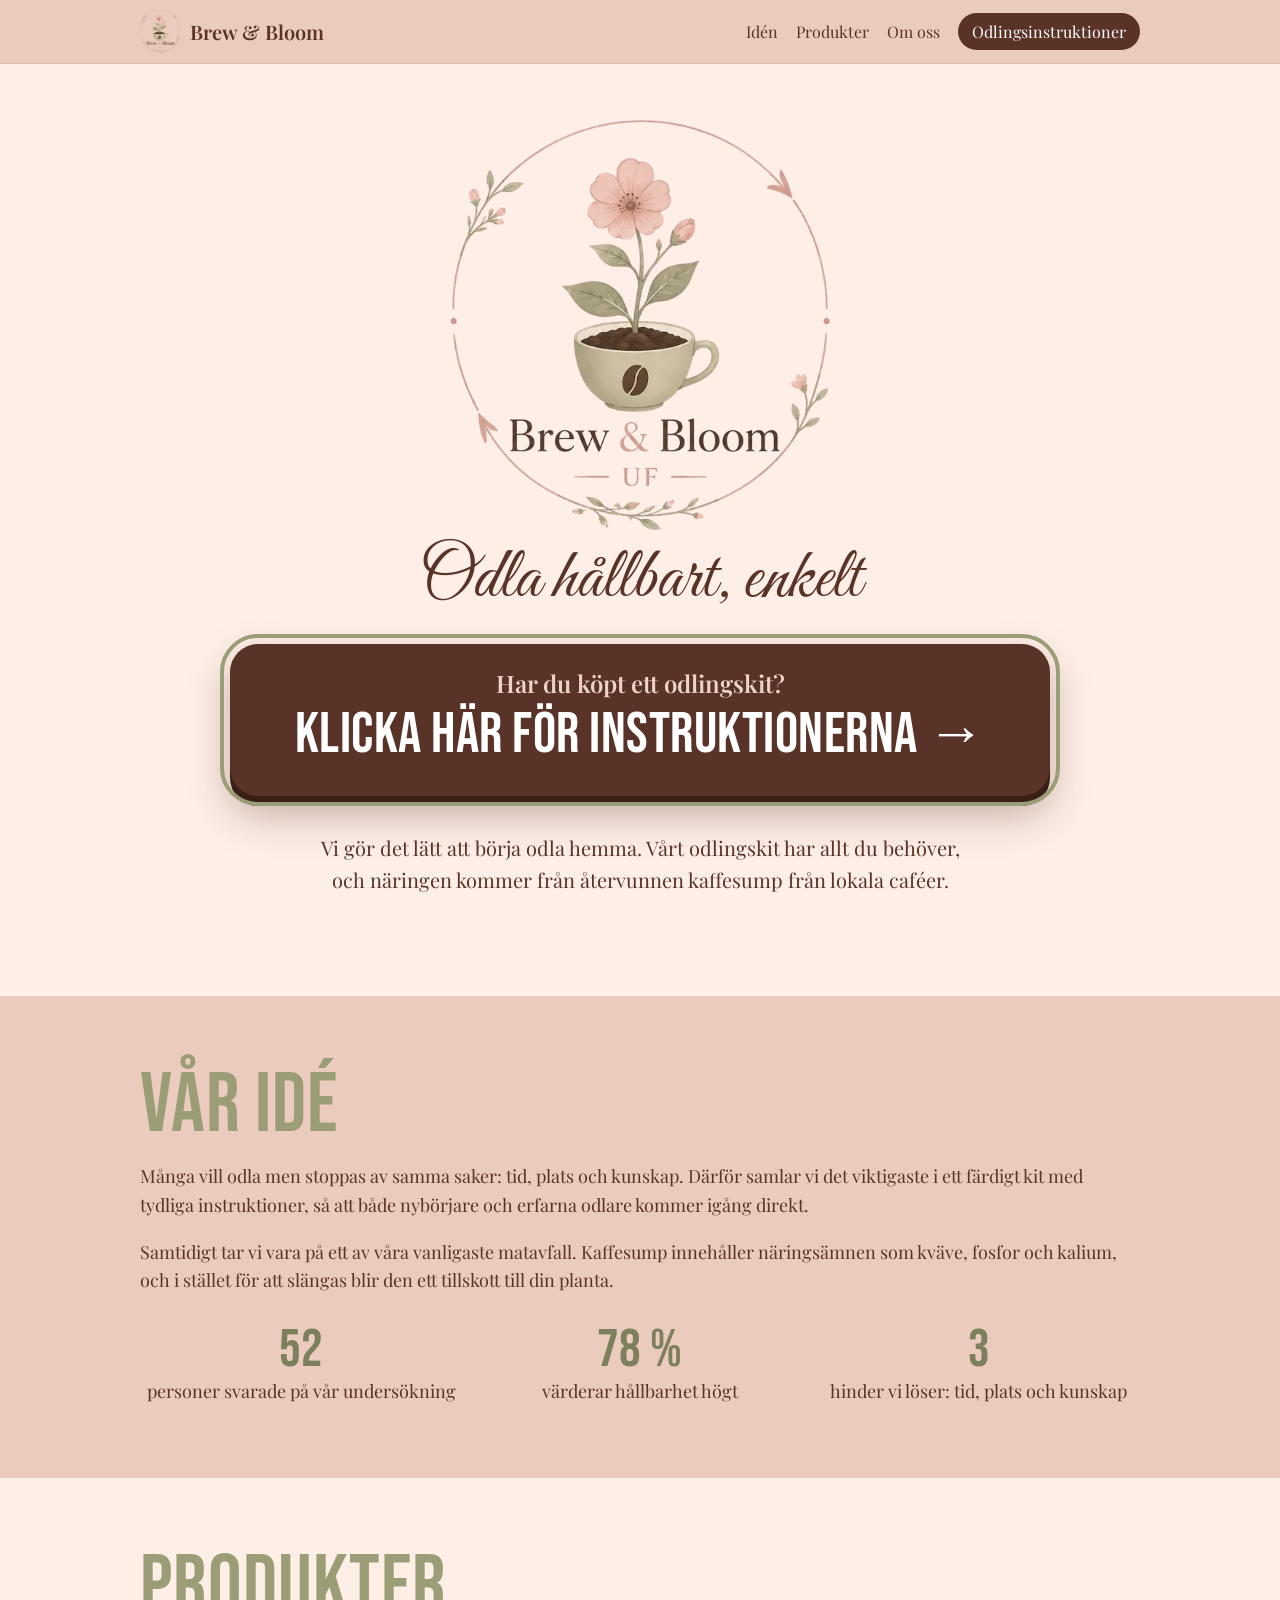
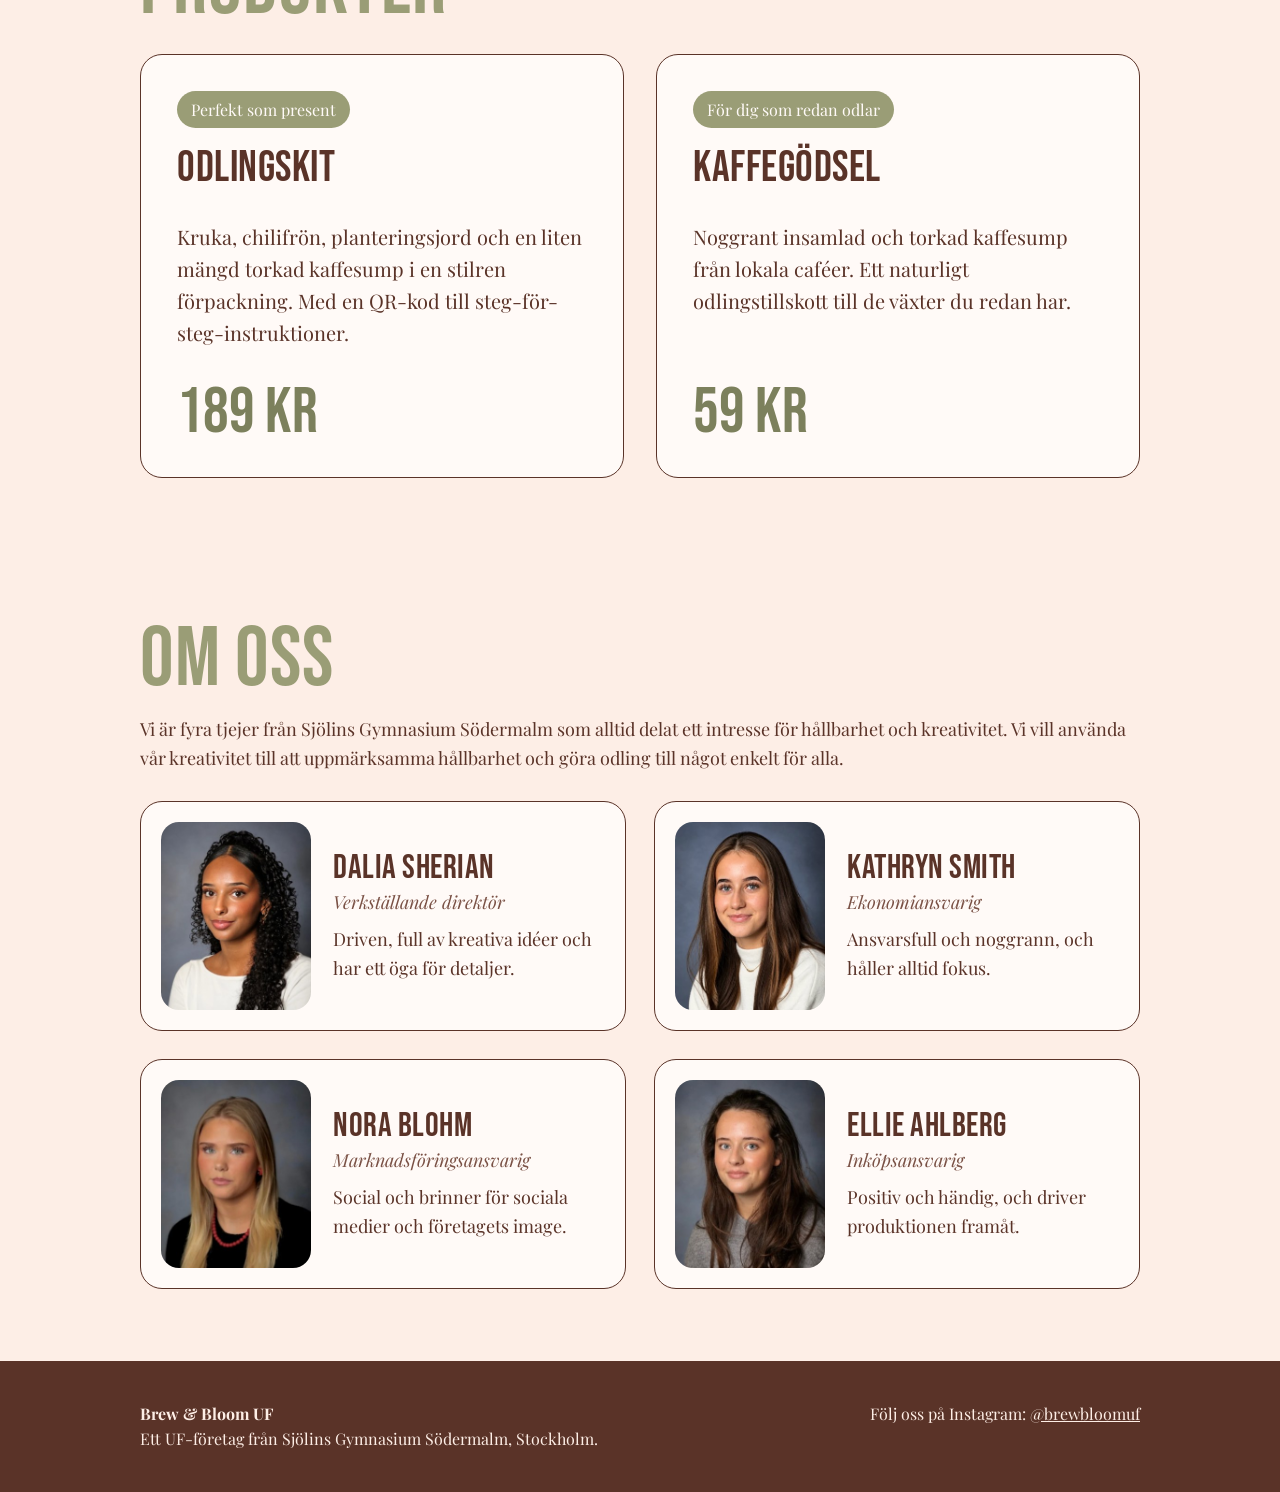
<file: index.html>
<!doctype html>
<html lang="sv">
<head>
<meta charset="utf-8">
<meta name="viewport" content="width=device-width, initial-scale=1">
<title>Brew &amp; Bloom UF – odlingskit med kaffesump</title>
<meta name="description" content="Brew & Bloom UF gör hemodling enkel. Odlingskit och kaffegödsel av återvunnen kaffesump från lokala caféer i Stockholm.">
<link rel="icon" href="logo-liten.png" type="image/png">
<link rel="preconnect" href="https://fonts.googleapis.com"><link rel="preconnect" href="https://fonts.gstatic.com" crossorigin>
<link href="https://fonts.googleapis.com/css2?family=Bebas+Neue&family=Great+Vibes&family=Playfair+Display:ital,wght@0,400;0,600;1,400&display=swap" rel="stylesheet">
<link rel="stylesheet" href="style.css">
</head>
<body>
<header class="top"><div class="wrap">
  <a class="brand" href="#"><img src="logo-liten.png" alt="" width="40" height="43">Brew &amp; Bloom</a>
  <nav><a href="#ide">Idén</a><a href="#produkter">Produkter</a><a href="#om-oss">Om oss</a><a class="cta" href="instruktioner/">Odlingsinstruktioner</a></nav>
</div></header>

<main>
<section class="hero"><div class="wrap">
  <h1 class="visually-hidden">Brew &amp; Bloom UF</h1>
  <img class="logo" src="logo.webp" alt="Brew &amp; Bloom UF logga: en blomma som växer ur en kaffekopp" width="523" height="564">
  <span class="script">Odla hållbart, enkelt</span>
  <a class="big-cta" href="instruktioner/"><small>Har du köpt ett odlingskit?</small>Klicka här för instruktionerna&nbsp;<span aria-hidden="true">&rarr;</span></a>
  <p class="lead">Vi gör det lätt att börja odla hemma. Vårt odlingskit har allt du behöver, och näringen kommer från återvunnen kaffesump från lokala caféer.</p>
</div></section>

<section id="ide" class="band"><div class="wrap">
  <h2 class="title">Vår idé</h2>
  <p>Många vill odla men stoppas av samma saker: tid, plats och kunskap. Därför samlar vi det viktigaste i ett färdigt kit med tydliga instruktioner, så att både nybörjare och erfarna odlare kommer igång direkt.</p>
  <p>Samtidigt tar vi vara på ett av våra vanligaste matavfall. Kaffesump innehåller näringsämnen som kväve, fosfor och kalium, och i stället för att slängas blir den ett tillskott till din planta.</p>
  <div class="facts">
    <div><strong>52</strong>personer svarade på vår undersökning</div>
    <div><strong>78 %</strong>värderar hållbarhet högt</div>
    <div><strong>3</strong>hinder vi löser: tid, plats och kunskap</div>
  </div>
</div></section>

<section id="produkter"><div class="wrap">
  <h2 class="title">Produkter</h2>
  <div class="grid products" style="margin-top:28px">
    <div class="card">
      <span class="pill">Perfekt som present</span>
      <h3>Odlingskit</h3>
      <p>Kruka, chilifrön, planteringsjord och en liten mängd torkad kaffesump i en stilren förpackning. Med en QR-kod till steg-för-steg-instruktioner.</p>
      <p class="price">189 kr</p>
    </div>
    <div class="card">
      <span class="pill">För dig som redan odlar</span>
      <h3>Kaffegödsel</h3>
      <p>Noggrant insamlad och torkad kaffesump från lokala caféer. Ett naturligt odlingstillskott till de växter du redan har.</p>
      <p class="price">59 kr</p>
    </div>
  </div>
</div></section>


<section id="om-oss"><div class="wrap">
  <h2 class="title">Om oss</h2>
  <p>Vi är fyra tjejer från Sjölins Gymnasium Södermalm som alltid delat ett intresse för hållbarhet och kreativitet. Vi vill använda vår kreativitet till att uppmärksamma hållbarhet och göra odling till något enkelt för alla.</p>
  <div class="team-grid" style="margin-top:28px">
    <div class="card member"><img src="bilder/dalia.jpg" alt="Dalia Sherian" width="320" height="401" loading="lazy"><div><h3>Dalia Sherian</h3><p class="role">Verkställande direktör</p><p>Driven, full av kreativa idéer och har ett öga för detaljer.</p></div></div>
    <div class="card member"><img src="bilder/kathryn.jpg" alt="Kathryn Smith" width="320" height="401" loading="lazy"><div><h3>Kathryn Smith</h3><p class="role">Ekonomiansvarig</p><p>Ansvarsfull och noggrann, och håller alltid fokus.</p></div></div>
    <div class="card member"><img src="bilder/nora.jpg" alt="Nora Blohm" width="320" height="401" loading="lazy"><div><h3>Nora Blohm</h3><p class="role">Marknadsföringsansvarig</p><p>Social och brinner för sociala medier och företagets image.</p></div></div>
    <div class="card member"><img src="bilder/ellie.jpg" alt="Ellie Ahlberg" width="320" height="401" loading="lazy"><div><h3>Ellie Ahlberg</h3><p class="role">Inköpsansvarig</p><p>Positiv och händig, och driver produktionen framåt.</p></div></div>
  </div>
</div></section>
</main>

<footer id="kontakt"><div class="wrap">
  <div><strong>Brew &amp; Bloom UF</strong><br>Ett UF-företag från Sjölins Gymnasium Södermalm, Stockholm.</div>
  <div>Följ oss på Instagram: <a href="https://www.instagram.com/brewbloomuf/" target="_blank" rel="noopener">@brewbloomuf</a></div>
</div></footer>
</body>
</html>
</file>
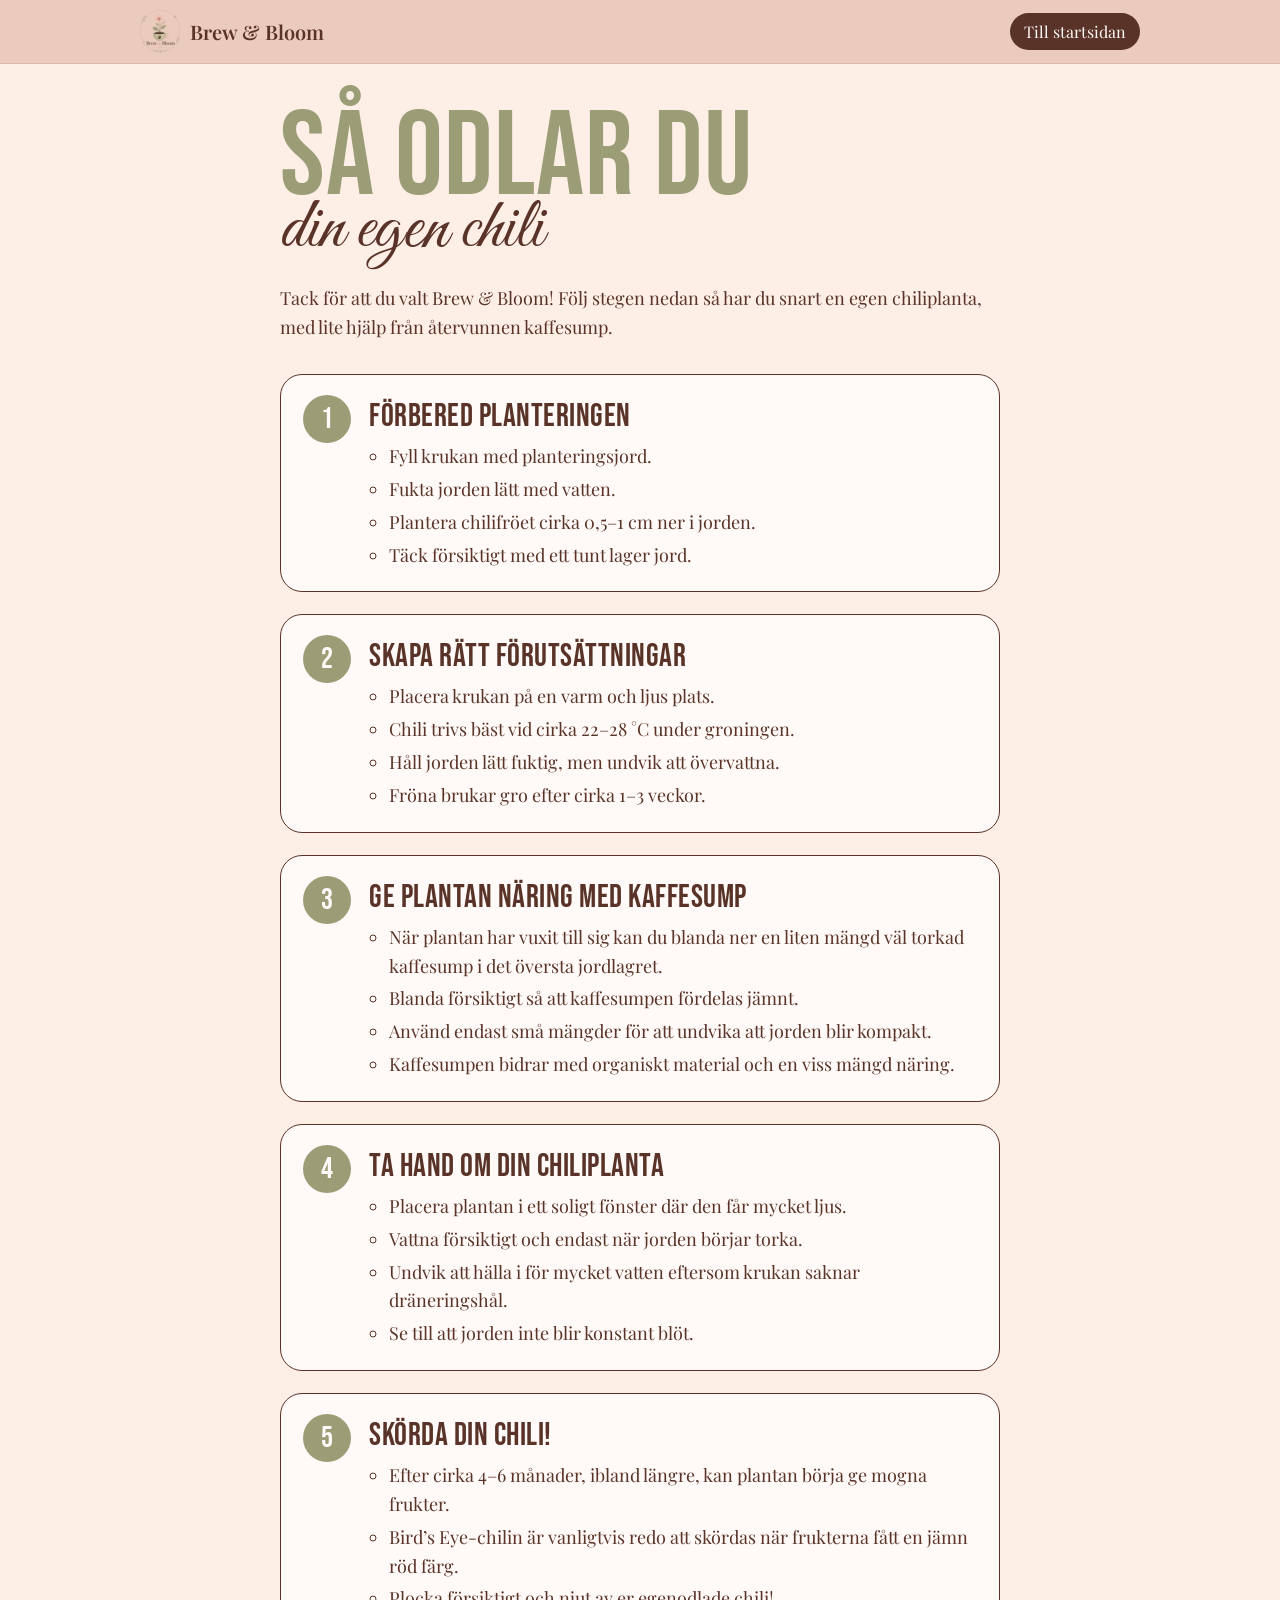
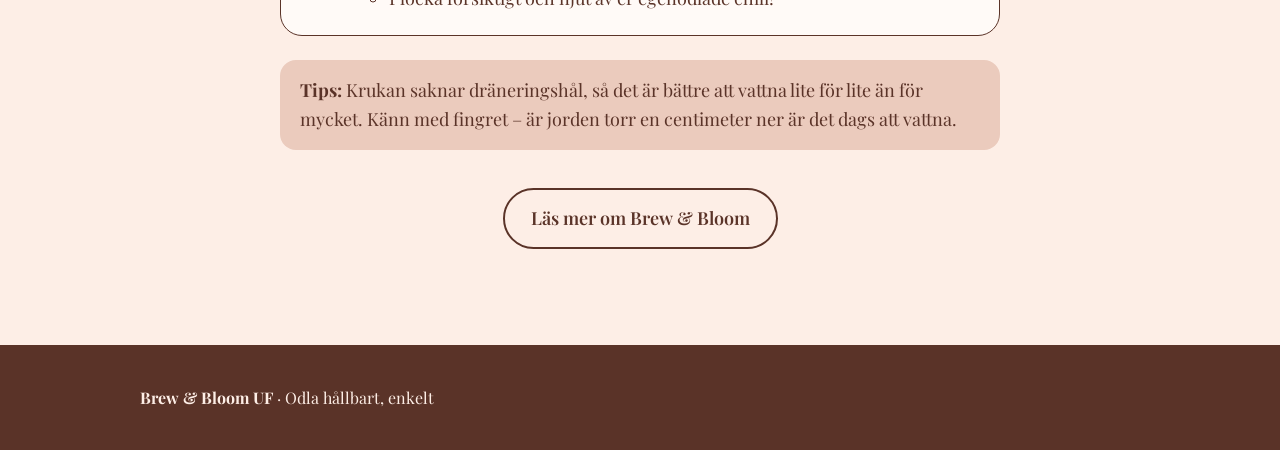
<file: instruktioner/index.html>
<!doctype html>
<html lang="sv">
<head>
<meta charset="utf-8">
<meta name="viewport" content="width=device-width, initial-scale=1">
<title>Odlingsinstruktioner – Brew &amp; Bloom UF</title>
<meta name="description" content="Steg för steg: så odlar du chili med ditt odlingskit från Brew & Bloom UF.">
<link rel="icon" href="../logo-liten.png" type="image/png">
<link rel="preconnect" href="https://fonts.googleapis.com"><link rel="preconnect" href="https://fonts.gstatic.com" crossorigin>
<link href="https://fonts.googleapis.com/css2?family=Bebas+Neue&family=Great+Vibes&family=Playfair+Display:ital,wght@0,400;0,600;1,400&display=swap" rel="stylesheet">
<link rel="stylesheet" href="../style.css">
</head>
<body>
<header class="top"><div class="wrap">
  <a class="brand" href="../"><img src="../logo-liten.png" alt="" width="40" height="43">Brew &amp; Bloom</a>
  <nav><a class="cta" href="../">Till startsidan</a></nav>
</div></header>

<main><section style="padding-top:40px"><div class="wrap" style="max-width:760px">
  <h1 class="title">Så odlar du</h1>
  <span class="script">din egen chili</span>
  <p>Tack för att du valt Brew &amp; Bloom! Följ stegen nedan så har du snart en egen chiliplanta, med lite hjälp från återvunnen kaffesump.</p>

  <ol class="steps">
    <li class="step"><h3>Förbered planteringen</h3><ul>
      <li>Fyll krukan med planteringsjord.</li>
      <li>Fukta jorden lätt med vatten.</li>
      <li>Plantera chilifröet cirka 0,5–1 cm ner i jorden.</li>
      <li>Täck försiktigt med ett tunt lager jord.</li></ul></li>
    <li class="step"><h3>Skapa rätt förutsättningar</h3><ul>
      <li>Placera krukan på en varm och ljus plats.</li>
      <li>Chili trivs bäst vid cirka 22–28 °C under groningen.</li>
      <li>Håll jorden lätt fuktig, men undvik att övervattna.</li>
      <li>Fröna brukar gro efter cirka 1–3 veckor.</li></ul></li>
    <li class="step"><h3>Ge plantan näring med kaffesump</h3><ul>
      <li>När plantan har vuxit till sig kan du blanda ner en liten mängd väl torkad kaffesump i det översta jordlagret.</li>
      <li>Blanda försiktigt så att kaffesumpen fördelas jämnt.</li>
      <li>Använd endast små mängder för att undvika att jorden blir kompakt.</li>
      <li>Kaffesumpen bidrar med organiskt material och en viss mängd näring.</li></ul></li>
    <li class="step"><h3>Ta hand om din chiliplanta</h3><ul>
      <li>Placera plantan i ett soligt fönster där den får mycket ljus.</li>
      <li>Vattna försiktigt och endast när jorden börjar torka.</li>
      <li>Undvik att hälla i för mycket vatten eftersom krukan saknar dräneringshål.</li>
      <li>Se till att jorden inte blir konstant blöt.</li></ul></li>
    <li class="step"><h3>Skörda din chili!</h3><ul>
      <li>Efter cirka 4–6 månader, ibland längre, kan plantan börja ge mogna frukter.</li>
      <li>Bird’s Eye-chilin är vanligtvis redo att skördas när frukterna fått en jämn röd färg.</li>
      <li>Plocka försiktigt och njut av er egenodlade chili!</li></ul></li>
  </ol>

  <div class="tip"><strong>Tips:</strong> Krukan saknar dräneringshål, så det är bättre att vattna lite för lite än för mycket. Känn med fingret – är jorden torr en centimeter ner är det dags att vattna.</div>
  <p class="noprint" style="text-align:center;margin-top:32px"><a class="btn alt" href="../">Läs mer om Brew &amp; Bloom</a></p>
</div></section></main>

<footer><div class="wrap"><div><strong>Brew &amp; Bloom UF</strong> · Odla hållbart, enkelt</div></div></footer>
</body>
</html>
</file>
<file: style.css>
:root{
  --peach:#fdeee6; --blush:#ebcbbd; --rose:#d9a99a; --sage:#9a9d76; --sage-dark:#7c805c;
  --coffee:#5a3328; --coffee-soft:#7a5145; --white:#fffaf7;
  --head:'Bebas Neue',Impact,sans-serif; --script:'Great Vibes',cursive; --body:'Playfair Display',Georgia,serif;
}
*{box-sizing:border-box}
html{scroll-behavior:smooth}
body{margin:0;background:var(--peach);color:var(--coffee);font-family:var(--body);font-size:18px;line-height:1.6}
img,svg{max-width:100%;display:block}
a{color:var(--coffee)}
.wrap{max-width:1040px;margin:0 auto;padding:0 20px}
header.top{background:var(--blush);position:sticky;top:0;z-index:10;border-bottom:1px solid rgba(90,51,40,.12)}
header.top .wrap{display:flex;align-items:center;justify-content:space-between;gap:16px;padding-top:10px;padding-bottom:10px}
.brand{display:flex;align-items:center;gap:10px;text-decoration:none;font-weight:600;font-size:20px}
.brand svg{width:40px;height:40px}
nav a{text-decoration:none;margin-left:18px;font-size:16px}
nav a.cta{background:var(--coffee);color:var(--white);padding:8px 14px;border-radius:999px}
@media (max-width:640px){nav a:not(.cta){display:none} nav a.cta{margin-left:0}}
.title{font-family:var(--head);color:var(--sage);font-size:clamp(56px,11vw,120px);line-height:.9;margin:0;letter-spacing:1px;font-weight:400}
.script{font-family:var(--script);color:var(--coffee);font-size:clamp(40px,7vw,72px);line-height:1;display:block;margin-top:-.25em;font-weight:400}
h2.title{font-size:clamp(48px,8vw,84px)}
h3{font-family:var(--head);font-weight:400;font-size:32px;line-height:1.1;letter-spacing:.5px;margin:0 0 8px;color:var(--coffee)}
section{padding:72px 0}
.band{background:var(--blush)}
.hero{text-align:center;padding:56px 0 72px}
.hero .logo{width:min(320px,70vw);margin:0 auto 12px}
.hero p.lead{max-width:640px;margin:16px auto 28px;font-size:20px}
.btn{display:inline-block;background:var(--coffee);color:var(--white);text-decoration:none;padding:14px 26px;border-radius:999px;font-weight:600;margin:6px}
.btn.alt{background:transparent;color:var(--coffee);border:2px solid var(--coffee)}
.grid{display:grid;gap:24px;grid-template-columns:repeat(auto-fit,minmax(260px,1fr))}
.card{background:var(--white);border:1.5px solid var(--coffee);border-radius:22px;padding:26px}
.price{font-family:var(--head);font-size:44px;color:var(--sage-dark);margin:8px 0 0}
.pill{display:inline-block;background:var(--sage);color:var(--white);border-radius:999px;padding:4px 12px;font-size:14px;margin-bottom:10px}
.facts{display:grid;gap:16px;grid-template-columns:repeat(auto-fit,minmax(180px,1fr));text-align:center;margin-top:28px}
.facts strong{display:block;font-family:var(--head);font-size:54px;color:var(--sage-dark);line-height:1;font-weight:400}
.team .card{text-align:center}
.team .role{color:var(--coffee-soft);font-style:italic}
.event{display:flex;flex-wrap:wrap;gap:24px;align-items:center;justify-content:space-between}
footer{background:var(--coffee);color:var(--peach);padding:40px 0;font-size:16px}
footer a{color:var(--peach)}
footer .wrap{display:flex;flex-wrap:wrap;gap:24px;justify-content:space-between}
/* Instruktioner */
.steps{counter-reset:step;list-style:none;padding:0;margin:32px 0 0;display:grid;gap:22px}
.step{background:var(--white);border:1.5px solid var(--coffee);border-radius:22px;padding:24px 24px 18px 88px;position:relative}
.step::before{counter-increment:step;content:counter(step);position:absolute;left:22px;top:20px;width:48px;height:48px;border-radius:50%;background:var(--sage);color:var(--white);font-family:var(--head);font-size:30px;display:grid;place-items:center}
.step ul{margin:0;padding-left:20px}
.step li{margin:4px 0}
.tip{background:var(--blush);border-radius:16px;padding:16px 20px;margin-top:24px}
@media (max-width:520px){.step{padding:76px 20px 16px} .step::before{left:20px}}
@media print{header.top,footer,.noprint{display:none} body{background:#fff} .step{break-inside:avoid}}
.big-cta{display:inline-block;background:var(--sage);color:var(--white);text-decoration:none;font-family:var(--head);font-size:clamp(30px,5vw,44px);letter-spacing:.5px;line-height:1.1;padding:20px 40px 22px;border-radius:24px;box-shadow:0 8px 0 var(--sage-dark);margin:8px 0 18px;transition:transform .15s,box-shadow .15s}
.big-cta small{display:block;font-family:var(--body);font-size:17px;letter-spacing:0;opacity:.95;margin-bottom:4px}
.big-cta:hover,.big-cta:focus-visible{transform:translateY(3px);box-shadow:0 5px 0 var(--sage-dark)}
.brand{white-space:nowrap}
@media (max-width:520px){.big-cta{display:block;padding:18px 16px 20px;font-size:28px} .brand{font-size:17px} nav a.cta{font-size:14px;padding:7px 12px}}
.hero .logo{width:min(380px,78vw);height:auto;margin:0 auto 4px}
.brand img{width:40px;height:auto}
.visually-hidden{position:absolute;width:1px;height:1px;overflow:hidden;clip:rect(0 0 0 0);white-space:nowrap}
.hero .script{margin-top:14px}
/* Extra tydlig instruktionsknapp */
.big-cta{display:block;max-width:820px;margin:28px auto 8px;background:var(--coffee);color:#fff;font-size:clamp(34px,5.4vw,58px);padding:26px 32px 30px;border-radius:28px;box-shadow:0 10px 0 #3a1f17,0 18px 40px rgba(90,51,40,.35);outline:4px solid var(--sage);outline-offset:6px;animation:ctaPulse 2.4s ease-in-out infinite}
.big-cta small{font-size:clamp(18px,2.2vw,24px);font-weight:600;color:#f6dccf;margin-bottom:6px}
.big-cta:hover,.big-cta:focus-visible{transform:translateY(4px);box-shadow:0 6px 0 #3a1f17,0 12px 28px rgba(90,51,40,.35)}
@keyframes ctaPulse{0%,100%{outline-color:var(--sage)}50%{outline-color:var(--rose)}}
@media (prefers-reduced-motion:reduce){.big-cta{animation:none}}
@media (max-width:520px){.big-cta{padding:20px 14px 24px;font-size:30px}}
.hero .big-cta{margin-bottom:36px}
/* Linjera produktkorten */
#produkter .card{display:flex;flex-direction:column;align-items:flex-start}
#produkter .card h3{min-height:0}
#produkter .card .price{margin-top:auto;padding-top:12px}
/* Två större produktkort */
.grid.products{grid-template-columns:repeat(auto-fit,minmax(300px,1fr));gap:32px}
.products .card{padding:36px 36px 32px}
.products .card h3{font-size:44px}
.products .card p{font-size:20px}
.products .pill{font-size:16px;padding:6px 14px}
.products .price{font-size:64px}
@media (max-width:520px){.products .card{padding:26px 22px} .products .card h3{font-size:36px} .products .price{font-size:52px}}
.products .card .price{font-size:64px;line-height:1}
.products .pill{margin-bottom:16px}
@media (max-width:520px){.products .card .price{font-size:52px}}
/* Team 2x2 */
.team-grid{display:grid;grid-template-columns:1fr 1fr;gap:28px}
.member{display:flex;gap:22px;align-items:center;padding:20px}
.member img{width:150px;height:188px;object-fit:cover;border-radius:18px;flex:none}
.member h3{font-size:34px;margin-bottom:2px}
.member .role{color:var(--coffee-soft);font-style:italic;margin:0 0 8px}
.member p{margin:0}
@media (max-width:760px){.team-grid{grid-template-columns:1fr}}
@media (max-width:420px){.member img{width:110px;height:138px}.member{gap:16px;padding:16px}.member h3{font-size:28px}}
</file>
